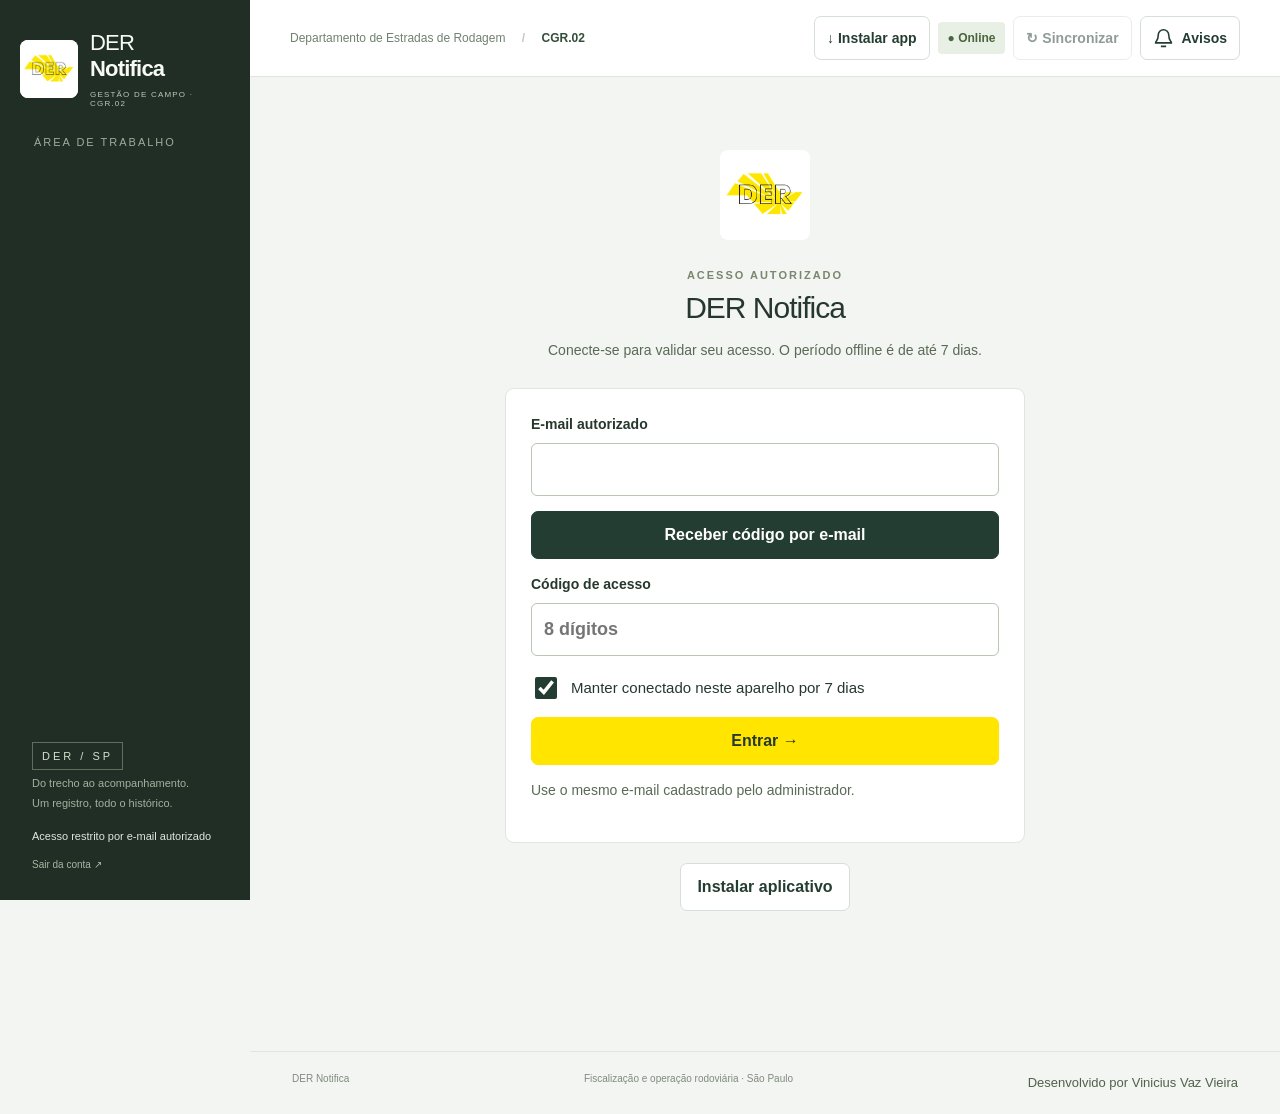
<file: index.html>
<!doctype html><html lang="pt-BR"><head><meta charset="utf-8"><meta name="viewport" content="width=device-width, initial-scale=1, viewport-fit=cover"><meta name="theme-color" content="#243d32"><title>DER Notifica</title><link rel="icon" href="./logo-der.jpg"><link rel="apple-touch-icon" sizes="180x180" href="./apple-touch-icon.png?v=14"><meta name="apple-mobile-web-app-capable" content="yes"><meta name="mobile-web-app-capable" content="yes"><meta name="apple-mobile-web-app-title" content="DER Notifica"><meta name="apple-mobile-web-app-status-bar-style" content="default"><link rel="manifest" href="./manifest.webmanifest"><link rel="stylesheet" href="./app.css?v=14"><link rel="stylesheet" href="./cco.css?v=14"><link rel="stylesheet" href="./accessibility.css?v=14"><script defer src="./vendor/pdf-lib.min.js"></script><script defer src="./vendor/exceljs.min.js"></script><script src="./config.js"></script><script defer src="./location.js?v=14"></script><script defer src="./documents.js?v=14"></script><script defer src="./app.js?v=14"></script></head><body>
<aside class="sidebar"><a class="brand" href="#home"><img src="./logo-der.jpg" alt="DER"><span>DER <strong>Notifica</strong><small>GESTÃO DE CAMPO · CGR.02</small></span></a><div class="nav-label">ÁREA DE TRABALHO</div><nav id="nav"></nav><div class="sidebar-bottom"><span class="seal">DER / SP</span><p>Do trecho ao acompanhamento.<br>Um registro, todo o histórico.</p><div id="identity">Verificando acesso…</div><a id="logout" href="#" target="_top">Sair da conta ↗</a></div></aside>
<div class="workspace"><header class="topbar"><span>Departamento de Estradas de Rodagem <b> / </b> <strong>CGR.02</strong></span><div class="top-actions"><span id="connection" class="badge">Conectando</span><button id="sync" class="small">↻ Sincronizar <span id="pending-count"></span></button></div></header><main id="main"><div class="loading">Preparando seu ambiente de campo…</div></main><footer>DER Notifica <span>Fiscalização e operação rodoviária · São Paulo</span><small class="developer-credit">Desenvolvido por Vinicius Vaz Vieira</small></footer></div>
<dialog id="modal"><div id="modal-body"></div><button id="close-modal" class="dialog-close" aria-label="Fechar janela">×</button></dialog><dialog id="signature-modal"><div class="signature-header"><div><span class="eyebrow">CIÊNCIA DO DOCUMENTO</span><h2>Assine com o dedo ou caneta</h2><p id="signature-caption"></p></div><button id="signature-close" aria-label="Voltar sem confirmar">×</button></div><div class="signature-paper"><canvas id="signature-canvas" aria-label="Área para desenhar a assinatura"></canvas><span class="signature-line">Assinatura do notificado</span></div><div class="signature-footer"><span>Use a tela na horizontal para ter mais espaço.</span><div><button id="signature-clear">Limpar</button><button id="signature-confirm" class="primary">Confirmar assinatura ✓</button></div></div></dialog><div id="toast" role="status" aria-live="polite"></div>
</body></html>
</file>
<file: app.css>
:root{font-family:Arial,Helvetica,sans-serif;color:#26382e;background:#f3f5f3;font-size:14px;--green:#243d32;--yellow:#ffe500;--muted:#748078;--line:#dfe5df}*{box-sizing:border-box}body{margin:0}button,input,select,textarea{font:inherit}button,a{ -webkit-tap-highlight-color:transparent}button{cursor:pointer;border:1px solid #d5ded7;background:#fff;color:var(--green);border-radius:7px;padding:11px 16px;font-weight:600;min-height:43px}button:hover{background:#eff3ee}button:disabled{opacity:.5;cursor:default}button.primary{background:var(--green);color:white;border-color:var(--green)}button.yellow{background:var(--yellow);border-color:var(--yellow);color:#25392f}.small{font-size:12px;padding:8px 12px;min-height:34px}a{color:inherit}input,select,textarea{width:100%;border:1px solid #d7dfd8;background:#fff;border-radius:6px;padding:12px;color:#26382e;min-height:45px}textarea{min-height:110px;resize:vertical}input:focus,select:focus,textarea:focus{outline:2px solid #a3b49f;outline-offset:2px}input[type=checkbox]{width:19px;min-height:19px;accent-color:var(--green)}label{font-size:12px;font-weight:600;display:flex;flex-direction:column;gap:8px}label.check{flex-direction:row;align-items:center;font-weight:400;font-size:14px}.sidebar{position:fixed;inset:0 auto 0 0;width:250px;background:#202e25;color:#f8faf7;padding:30px 20px;display:flex;flex-direction:column;z-index:10}.brand{display:flex;align-items:center;gap:12px;text-decoration:none;margin:0 0 42px}.brand img{width:58px;height:58px;object-fit:contain;border-radius:8px;background:white}.brand span{font-size:22px;font-weight:400;letter-spacing:-.8px}.brand strong{display:block}.brand small{display:block;font-size:8px;letter-spacing:1.2px;margin-top:8px;color:#bcc8ba}.nav-label{font-size:9px;letter-spacing:2px;color:#9cae9c;margin:0 14px 12px}nav button{display:flex;align-items:center;gap:12px;width:100%;border:0;text-align:left;background:transparent;color:#c9d3c8;border-radius:6px;font-size:13px;font-weight:400;padding:13px 14px;margin:4px 0}nav button.active{background:#ffe500;color:#25382b;font-weight:700}nav button:hover{background:#3d4e3c}nav button.active:hover{background:#ffe500}nav .nav-icon{font-size:19px;width:23px}.sidebar-bottom{margin-top:auto;padding:24px 12px 0}.seal{font-size:11px;letter-spacing:3px;border:1px solid #5d705d;padding:7px 9px;color:#d6dfcf}.sidebar-bottom p{font-size:11px;color:#a4b19f;line-height:1.8;margin:18px 0 25px}#identity{font-size:11px;color:#e1e7dc;line-height:1.7;overflow-wrap:anywhere}#logout{display:block;font-size:10px;margin-top:13px;color:#a7b7a3;text-decoration:none}.workspace{margin-left:250px}.topbar{height:77px;display:flex;align-items:center;justify-content:space-between;gap:15px;padding:0 40px;background:white;border-bottom:1px solid var(--line);font-size:11px;color:#718071}.topbar b{margin:0 13px;color:#bfc7bf}.topbar strong{font-size:11px;color:#344f39}.top-actions{display:flex;gap:12px;align-items:center}.badge{display:inline-flex;padding:6px 9px;border-radius:4px;background:#e8efe5;color:#49653d;font-size:10px;font-weight:700;line-height:1.5}.badge.warn{background:#fff1c6;color:#7d6208}.badge.danger{background:#fae5df;color:#a33c2a}main{max-width:1450px;margin:auto;padding:38px 42px 60px;min-height:calc(100vh - 140px)}footer{display:flex;justify-content:space-between;padding:21px 42px;border-top:1px solid var(--line);color:#7f8b7c;font-size:10px}h1{font-size:30px;letter-spacing:-1px;font-weight:500;margin:10px 0 12px}h2{font-size:19px;letter-spacing:-.4px;margin:0 0 12px}h3{font-size:15px;margin:0 0 10px}p{line-height:1.7}.eyebrow{font-size:9px;letter-spacing:2px;color:#7a876c;font-weight:700}.muted{color:var(--muted);font-size:12px;line-height:1.7}.page-head{display:flex;justify-content:space-between;gap:20px;align-items:center;margin-bottom:30px}.page-head p{margin:0;color:#778173;font-size:12px}.hero{background:var(--green);color:#fff;border-radius:11px;min-height:205px;padding:32px 34px;position:relative;overflow:hidden;display:flex;align-items:center;justify-content:space-between}.hero:after{content:'';position:absolute;right:80px;bottom:-60px;width:210px;height:320px;border:1px solid #ffffff16;transform:rotate(27deg);border-radius:70px;box-shadow:0 0 0 40px #ffffff05,0 0 0 80px #ffffff04;pointer-events:none}.hero h2{font-size:27px;font-weight:400;line-height:1.3;max-width:460px}.hero p{color:#c2d0bf;font-size:12px;max-width:470px}.hero .eyebrow{color:#ffe500}.hero >div,.hero button{position:relative;z-index:1}.stats{display:grid;grid-template-columns:repeat(4,1fr);gap:15px;margin:22px 0 30px}.stat{padding:22px;background:white;border:1px solid var(--line);border-radius:8px}.stat .num{font-size:30px;display:block;margin:11px 0;color:#2a4735;letter-spacing:-1px}.stat .label{font-size:10px;color:#7c8878}.stat small{font-size:10px;color:#89917f}.section-head{display:flex;justify-content:space-between;align-items:center;margin:28px 0 16px}.section-head h2{margin:0}.actions{display:flex;gap:10px;flex-wrap:wrap}.cards{display:grid;grid-template-columns:repeat(3,1fr);gap:17px}.action-card{border:1px solid var(--line);border-radius:8px;background:white;padding:23px;display:flex;flex-direction:column;align-items:flex-start;min-height:196px}.action-card .symbol{width:37px;height:37px;background:#eef2e9;display:grid;place-items:center;border-radius:7px;margin-bottom:20px;font-size:20px}.action-card p{font-size:12px;color:#7b8476;margin:0 0 20px}.action-card button{margin-top:auto;border:0;padding:0;min-height:25px;font-size:11px}.panel{background:white;border:1px solid var(--line);border-radius:9px;padding:25px;margin-bottom:20px}.panel-head{padding-bottom:18px;margin-bottom:23px;border-bottom:1px solid #edf0ea;display:flex;gap:13px;align-items:center}.panel-head .step-no{height:28px;width:28px;border:1px solid #c7d3c2;border-radius:50%;display:grid;place-items:center;font-size:10px}.panel-head h2{margin:0;font-size:16px}.form-grid{display:grid;grid-template-columns:repeat(2,minmax(0,1fr));gap:20px}.form-grid .full{grid-column:1/-1}.form-grid.three{grid-template-columns:repeat(3,minmax(0,1fr))}.notice{padding:14px 17px;border-left:3px solid #e6c400;background:#fffbe9;color:#77652b;font-size:12px;line-height:1.7;margin:18px 0}.notice.good{background:#edf4e9;border-color:#6a8856;color:#516347}.empty{padding:42px 20px;text-align:center;border:1px dashed #d8dfd2;border-radius:7px;color:#7e8976;font-size:12px}.empty strong{display:block;color:#3f563c;font-size:15px;margin-bottom:8px}.form-footer{display:flex;justify-content:space-between;gap:12px;align-items:center;position:sticky;bottom:0;background:#f3f5f3f5;border-top:1px solid #d8dfd4;padding:17px 0;z-index:3}.steps{display:flex;gap:0;margin:0 0 28px;padding:0;list-style:none}.steps li{flex:1;border-bottom:3px solid #e0e6dc;padding:10px 5px;font-size:10px;color:#84917d}.steps li.active{border-color:#647a4d;color:#314c34;font-weight:bold}.steps li span{margin-right:6px}.preview-images{display:flex;gap:12px;flex-wrap:wrap;margin-top:15px}.photo{width:110px;position:relative}.photo img{width:110px;height:85px;object-fit:cover;border-radius:5px;border:1px solid #dbe3d8}.photo button{position:absolute;right:3px;top:3px;border:0;padding:0;width:23px;min-height:23px;background:white}.photo small{font-size:9px;display:block;overflow:hidden;text-overflow:ellipsis;white-space:nowrap}.signature-preview{height:130px;max-width:100%;border:1px solid #e4e8df;background:white}.filters{display:grid;grid-template-columns:minmax(180px,2fr) repeat(3,minmax(100px,1fr));gap:12px;margin-bottom:20px}.filters label{font-size:10px}.filters input,.filters select{min-height:37px;padding:8px;font-size:12px}.table-wrap{overflow-x:auto}table{border-collapse:collapse;width:100%;font-size:11px;text-align:left}th{font-size:9px;letter-spacing:.5px;text-transform:uppercase;color:#89917f;background:#f7f9f5;padding:13px 12px;border-bottom:1px solid #e2e8dc}td{padding:17px 12px;border-bottom:1px solid #edf0e8;vertical-align:middle}td strong{font-size:11px;display:block;color:#334c35}td small{color:#86917d;display:block;margin-top:6px}tr[data-id]{cursor:pointer}tr[data-id]:hover{background:#f8faf4}.board{display:grid;grid-template-columns:repeat(4,minmax(0,1fr));gap:15px}.column{background:#e9eee6;border-radius:7px;padding:12px;min-height:320px}.column h3{font-size:11px;padding:5px 3px 15px}.alert-card{background:white;border:1px solid #dce4d6;border-radius:6px;padding:15px;margin-bottom:12px;cursor:pointer}.alert-card p{font-size:11px;color:#7b8773}.alert-card h4{font-size:13px;margin:10px 0}.permissions{display:grid;grid-template-columns:repeat(3,1fr);gap:16px}.permission{background:#f7f9f4;padding:14px;border-radius:6px}.permission small{display:block;font-size:10px;margin-left:27px;color:#86927d;margin-top:7px}.users{display:grid;gap:12px}.user-row{display:flex;justify-content:space-between;gap:15px;border-bottom:1px solid #e7ede0;padding:15px 0}.user-row p{margin:5px 0;font-size:11px;color:#7c8775}dialog{border:1px solid #d5dfd0;border-radius:12px;color:#26382e;background:#fff;padding:30px;width:min(900px,94vw);max-height:92dvh;overflow:auto;box-shadow:0 30px 100px #15200f40}dialog::backdrop{background:#162319b3;backdrop-filter:blur(3px)}.dialog-close{position:absolute;right:14px;top:10px;border:0;font-size:24px;background:transparent;padding:3px 10px}.detail-grid{display:grid;grid-template-columns:1fr 1fr;gap:18px;padding:20px 0}.detail-grid small{display:block;font-size:10px;color:#8a967f;margin-bottom:7px}.detail-grid strong{font-size:13px}.timeline{border-left:1px solid #ccd9c3;padding-left:20px}.timeline div{margin:18px 0}.timeline strong{font-size:12px}.timeline p{font-size:11px;color:#7c8974;margin:5px 0}.doc-preview{border:1px solid #dbe3d6;background:#fafbf9;padding:25px;line-height:1.8;font-size:12px;max-height:50vh;overflow:auto;margin:18px 0}.doc-preview h3{text-align:center}.signature-header{display:flex;justify-content:space-between;gap:15px;margin-bottom:20px}.signature-header button{font-size:25px;min-height:34px;border:0;background:transparent;padding:0 10px}.signature-header p{font-size:12px;color:#7a8772;margin:5px 0}.signature-header h2{font-size:23px;margin:9px 0}.signature-paper{position:relative;background:#fff;border:1px solid #cdd9c3;border-radius:8px;overflow:hidden;height:min(46dvh,350px)}#signature-canvas{display:block;width:100%;height:100%;touch-action:none;cursor:crosshair}.signature-line{position:absolute;left:7%;right:7%;bottom:23px;border-top:1px solid #cad5c0;padding-top:9px;font-size:11px;color:#9aa58d;pointer-events:none;text-align:center}.signature-footer{display:flex;justify-content:space-between;gap:15px;align-items:center;margin-top:20px;font-size:11px;color:#7f8c73}.signature-footer>div{display:flex;gap:10px}#signature-modal{width:min(1100px,96vw)}#toast{position:fixed;bottom:25px;left:calc(50% + 125px);transform:translateX(-50%);background:#213d2c;color:white;padding:14px 20px;box-shadow:0 5px 25px #0002;border-radius:8px;z-index:100;max-width:90vw;font-size:12px;display:none}.loading{padding:80px 20px;text-align:center;color:#7b8773}.access{max-width:520px;margin:80px auto;text-align:center}.access img{width:90px;border-radius:8px}.access a{display:inline-block;text-decoration:none;margin-top:20px}.note-label{font-size:10px;color:#87927c}.success-icon{width:60px;height:60px;display:grid;place-items:center;border-radius:50%;background:#edf3e5;font-size:30px;color:#5a7643;margin:0 auto 20px}.success{text-align:center;max-width:680px;margin:45px auto}.success .actions{justify-content:center}.success h1{font-size:28px}.draft-row{padding:17px 0;border-bottom:1px solid #e4ebdf;display:flex;align-items:center;justify-content:space-between;gap:20px}.draft-row strong{font-size:12px}.draft-row p{font-size:11px;color:#7c8974}.legend{display:flex;gap:18px;font-size:10px;color:#87917f;margin-bottom:15px}.help-grid{display:grid;grid-template-columns:1fr 1fr;gap:18px}.help-grid p{font-size:12px;color:#75826d}
@media(min-width:1600px){main{padding-top:50px}.hero{min-height:240px}}@media(max-width:1100px){.sidebar{width:215px;padding:25px 15px}.workspace{margin-left:215px}.topbar{padding:0 25px}.topbar>span{max-width:220px;line-height:1.7}main{padding:28px 25px}.cards{gap:12px}.action-card{padding:20px}.board{grid-template-columns:1fr 1fr}.permissions{grid-template-columns:1fr 1fr}#toast{left:calc(50% + 107px)}}
@media(max-width:760px){.sidebar{position:relative;width:100%;height:auto;padding:16px 18px}.brand{margin:0}.brand img{width:42px;height:42px}.brand span{font-size:18px}.brand strong{display:inline}.brand small{font-size:7px;margin-top:5px}.nav-label,.sidebar-bottom{display:none}nav{display:flex;overflow:auto;gap:6px;margin-top:16px}nav button{white-space:nowrap;min-width:max-content;padding:9px 12px;font-size:11px;margin:0}nav .nav-icon{font-size:16px;width:auto}.workspace{margin-left:0}.topbar{height:auto;min-height:60px;padding:12px 18px}.topbar>span{font-size:9px;max-width:160px}.topbar b{margin:0 5px}.topbar strong{font-size:9px}.top-actions{gap:7px}.top-actions button{font-size:10px;padding:7px}.badge{font-size:9px}main{padding:25px 18px 40px}.page-head{align-items:flex-start;margin-bottom:22px}.page-head h1{font-size:27px}.page-head p{font-size:11px}.page-head button{font-size:11px;padding:10px}.hero{padding:25px;display:block}.hero h2{font-size:24px}.hero button{margin-top:10px}.stats{grid-template-columns:1fr 1fr;gap:10px}.stat{padding:17px}.stat .num{font-size:27px}.cards{grid-template-columns:1fr}.action-card{min-height:0;display:grid;grid-template-columns:45px 1fr;column-gap:13px;padding:19px}.action-card .symbol{grid-row:1/4;margin:0}.action-card p{margin-bottom:10px}.action-card button{justify-self:start}.form-grid,.form-grid.three{grid-template-columns:1fr}.panel{padding:20px 17px}.filters{grid-template-columns:1fr 1fr}.filters label:first-child{grid-column:1/-1}.steps li{font-size:9px}.steps li span{display:block;margin-bottom:6px}.form-footer{align-items:flex-start}.form-footer .actions{justify-content:flex-end}.form-footer .muted{font-size:10px;max-width:130px}.form-footer button{font-size:11px;padding:10px}.board{grid-template-columns:1fr}.column{min-height:100px}.permissions{grid-template-columns:1fr}.signature-header h2{font-size:18px}.signature-footer{flex-direction:column;align-items:stretch}.signature-footer>div{justify-content:space-between}.signature-footer button{font-size:12px;padding:12px}dialog{padding:25px 18px}#toast{left:50%;width:max-content;max-width:90vw}footer{padding:20px 18px;font-size:9px}footer span{max-width:170px;text-align:right}.help-grid{grid-template-columns:1fr}.detail-grid{gap:15px}.detail-grid strong{font-size:12px}}
@media print{.sidebar,.topbar,footer,.actions,.dialog-close,#toast{display:none!important}.workspace{margin:0}main{padding:0}dialog{position:absolute;inset:0;width:100%;max-height:none;border:0;box-shadow:none}dialog::backdrop{background:white}body{background:white}}
</file>
<file: cco.css>
.cco-command{background:#233b30;border-radius:9px;padding:27px 30px;display:flex;justify-content:space-between;color:white;position:relative;overflow:hidden}.cco-command:after{content:'';position:absolute;right:240px;top:-130px;width:220px;height:420px;border:1px solid #ffffff12;transform:rotate(30deg);border-radius:50%;box-shadow:0 0 0 40px #ffffff05}.cco-command .eyebrow{color:#d0ddc3;font-size:9px}.cco-command h2{font-size:25px;font-weight:400;margin:15px 0 7px}.cco-command p{font-size:11px;color:#b4c7ac;margin:0}.live-dot{width:7px;height:7px;display:inline-block;background:#ffe500;border-radius:50%;margin-right:9px;box-shadow:0 0 0 4px #ffe50016}.cco-clock{text-align:right;position:relative;z-index:1}.cco-clock strong{display:block;font-size:43px;font-weight:400;letter-spacing:-2px}.cco-clock span{font-size:8px;letter-spacing:2px;display:block;margin-top:8px;color:#d0dcc4}.cco-clock small{display:block;font-size:9px;color:#92a88c;margin-top:17px}.cco-stats{margin:18px 0}.cco-stats .stat{padding:18px 20px}.cco-stats .stat:first-child{border-top:3px solid #d9bc00}.cco-stats .stat:nth-child(2){border-top:3px solid #c96549}.cco-stats .num{font-size:28px;margin:10px 0}.cco-toolbar{display:flex;justify-content:space-between;gap:15px;align-items:flex-end;padding:4px 0 24px}.cco-toolbar label{font-size:9px;min-width:155px}.cco-toolbar select{font-size:11px;min-height:36px;padding:8px}.cco-pulse{font-size:9px;color:#7e8f70;display:flex;align-items:center;gap:12px}.board{align-items:start;gap:13px}.column{padding:10px;background:#e9ede5;min-height:400px}.column-title{display:flex;align-items:center;justify-content:space-between;border-bottom:1px solid #d9e2d1;padding:9px 3px 16px;margin-bottom:13px}.column-title h3{font-size:10px;margin:0;padding:0}.column-title>span{font-size:10px;padding:3px 7px;background:white;border-radius:4px}.column-dot{width:6px;height:6px;display:inline-block;border-radius:50%;background:#b9a000;margin-right:6px}.cco-col-1 .column-dot{background:#668ca6}.cco-col-2 .column-dot{background:#5e7f44}.cco-col-3 .column-dot{background:#9ba993}.alert-card{padding:12px;cursor:default;box-shadow:0 2px 3px #293d2010;border-color:#dbe3d3}.alert-card [data-id]{cursor:pointer}.risk-imediato{border-top:3px solid #b94937}.risk-alto{border-top:3px solid #cf754a}.card-risk{display:flex;align-items:center;justify-content:space-between;margin-bottom:12px}.elapsed{font-size:9px;color:#8b957f}.cco-photo{width:100%;height:110px;object-fit:cover;border-radius:4px;margin-bottom:13px}.cco-no-photo{height:70px;display:grid;place-items:center;background:repeating-linear-gradient(135deg,#f5f7f1,#f5f7f1 6px,#f0f3ea 6px,#f0f3ea 7px);font-size:8px;letter-spacing:1.5px;color:#a0ac91;margin-bottom:13px;border-radius:4px}.road-label{font-size:17px;font-weight:bold;letter-spacing:-.5px;color:#29482f}.road-label span{font-size:8px;font-weight:normal;letter-spacing:1px;margin:0 4px;color:#8c997e}.road-direction{font-size:9px;color:#87967b;margin:6px 0 17px}.alert-card h4{font-size:12px;margin:0 0 6px}.alert-card p{font-size:10px;line-height:1.7;margin:0 0 14px}.cco-author{padding:12px 0;border-top:1px solid #edf1e7;display:flex;flex-direction:column;gap:6px}.cco-author strong{font-size:10px}.cco-author a,.cco-author span{font-size:10px;color:#7d8c70;text-decoration:none}.cco-ack{width:100%;font-size:10px;margin-top:6px;min-height:35px;padding:9px}.maps-button{display:block;text-align:center;text-decoration:none;font-size:10px;padding:9px;border:1px solid #d6dfcf;border-radius:5px;margin:6px 0;color:#48663c}.column-empty{padding:40px 10px;text-align:center;font-size:10px;color:#9aa58c}.monitor .sidebar,.monitor .topbar,.monitor footer{display:none}.monitor .workspace{margin:0}.monitor main{max-width:none;padding:25px 30px}.monitor #toast{left:50%}.monitor .board{grid-template-columns:repeat(4,minmax(0,1fr))}.monitor .cco-photo{height:160px}.monitor .road-label{font-size:23px}.monitor .column-title h3{font-size:12px}.monitor .alert-card h4{font-size:15px}.monitor .alert-card p{font-size:12px}.monitor .cco-author strong,.monitor .cco-author a{font-size:12px}@media(min-width:1500px){.cco-photo{height:145px}.alert-card{padding:15px}.road-label{font-size:21px}.alert-card p{font-size:11px}}@media(max-width:760px){.cco-command{padding:23px 20px}.cco-command h2{font-size:20px}.cco-command p{max-width:190px}.cco-clock strong{font-size:30px}.cco-clock span{font-size:6px;letter-spacing:1px}.cco-clock small{font-size:8px}.cco-toolbar{flex-direction:column;align-items:stretch}.cco-toolbar .actions{flex-wrap:nowrap}.cco-toolbar label{min-width:0;flex:1}.cco-toolbar .cco-pulse{justify-content:space-between}.cco-photo{height:180px}.monitor .board{grid-template-columns:1fr}.cco-stats .stat{padding:15px}.column{min-height:120px}}
.cco-only .sidebar{display:none}.cco-only .workspace{margin-left:0}.cco-only main{max-width:1700px;padding:30px 40px}.cco-only .topbar{height:75px;background:#fff;padding:0 40px}.cco-only #sync{display:none}.cco-brand{display:flex;align-items:center;gap:16px;max-width:none!important}.cco-brand img{width:49px;height:49px;object-fit:contain}.cco-brand strong{letter-spacing:1px;font-size:12px}.cco-brand small{font-size:9px;color:#8d9981;border-left:1px solid #e1e7d9;padding-left:16px}.cco-only #toast{left:50%}.cco-only .board{grid-template-columns:repeat(4,minmax(0,1fr))}.cco-only .cco-photo{height:145px}.cco-only .column-title h3{font-size:11px}.cco-only .road-label{font-size:22px}.cco-only .alert-card{padding:16px}.cco-only .alert-card p{font-size:11px}.cco-only .cco-author a{font-size:12px}.cco-only .cco-ack{font-size:12px;min-height:40px}.cco-only .cco-toolbar select{min-width:200px}.cco-only .page-head{margin-bottom:24px}@media(max-width:1000px){.cco-only .board{grid-template-columns:1fr 1fr}}@media(max-width:650px){.cco-only main{padding:25px 16px}.cco-only .topbar{padding:0 16px}.cco-brand small{display:none}.cco-brand strong{font-size:10px}.cco-brand img{width:40px}.cco-only .board{grid-template-columns:1fr}.cco-only .cco-toolbar select{min-width:0}.cco-only .page-head{display:block}.cco-only .page-head .actions{margin-top:18px}}
</file>
<file: accessibility.css>
:root{font-size:16px;--muted:#596a55}button{min-height:48px;font-size:15px}input,select,textarea{font-size:16px;min-height:50px;border-color:#b8c6b3}label{font-size:14px;line-height:1.5}label.check{font-size:15px;gap:11px}input[type=checkbox]{width:22px;min-height:22px}.muted{font-size:14px;color:#596a55}.page-head p,.hero p,.action-card p{font-size:14px;line-height:1.7}.eyebrow{font-size:11px}.badge{font-size:12px;padding:7px 10px}.small{font-size:14px;min-height:44px}nav button{font-size:15px;min-height:50px}.nav-label{font-size:11px}.action-card button{font-size:15px;min-height:44px}.stat .label,.stat small{font-size:12px;color:#5c6d54}.stat{min-height:145px}.filters label,.cco-toolbar label{font-size:13px}.filters input,.filters select,.cco-toolbar select{font-size:15px;min-height:46px}table{font-size:14px}th{font-size:12px}td strong{font-size:14px}td small{font-size:12px;color:#63755a}.notice{font-size:14px}.steps li{font-size:13px}.form-footer .muted{font-size:13px}.dialog-close{width:48px;height:48px;min-height:48px;font-size:28px}.signature-header h2{font-size:24px}.signature-header p,.signature-footer{font-size:14px}.signature-footer button{font-size:16px;min-height:50px}.signature-header button{min-width:48px;min-height:48px}.signature-line{font-size:13px}.photo button{width:40px;min-height:40px;font-size:22px}.photo small{font-size:12px}.agent-signature{margin-top:24px;padding-top:24px;border-top:1px solid #d9e2d3}.agent-signature label{margin-bottom:16px}.agent-signature .signature-preview{display:block;margin-bottom:12px}.detail-grid small{font-size:12px;color:#63755a}.detail-grid strong{font-size:15px}.timeline strong{font-size:15px}.timeline p{font-size:13px}.permissions{gap:12px}.permission{padding:16px}.user-row p,.help-grid p{font-size:14px}.doc-preview{font-size:14px}.cco-clock small{font-size:11px}.cco-command p{font-size:14px}.cco-pulse{font-size:12px}.column-title h3,.cco-only .column-title h3{font-size:14px}.column-title>span{font-size:13px}.column-empty{font-size:13px}.elapsed{font-size:12px}.road-label,.cco-only .road-label{font-size:24px}.road-direction{font-size:13px;color:#63755a}.alert-card h4,.cco-only .alert-card h4{font-size:16px}.alert-card p,.cco-only .alert-card p{font-size:14px}.cco-author strong,.cco-author a,.cco-only .cco-author a{font-size:14px}.cco-ack,.cco-only .cco-ack{font-size:14px;min-height:48px}.maps-button{font-size:14px;min-height:44px;padding:12px}.cco-author a{padding:6px 0}.topbar{font-size:12px}.topbar strong{font-size:12px}.top-actions{gap:8px}.empty{font-size:14px}.empty strong{font-size:17px}.access{margin-top:35px}.access h1{font-size:30px}.access .panel{padding:25px}.access button{font-size:16px}.access input{font-size:18px}button:focus-visible,a:focus-visible{outline:3px solid #315e3d;outline-offset:3px}button.primary:focus-visible{outline-color:#a0b946}#menu-toggle,.menu-close,.menu-overlay,.drawer-install{display:none}.cards{grid-template-columns:repeat(2,minmax(0,1fr))}
@media(max-width:1100px){.topbar>span{max-width:none}.board{grid-template-columns:1fr 1fr}}
@media(max-width:960px){body.menu-open{overflow:hidden}.sidebar{position:fixed;inset:0 auto 0 0;width:min(320px,88vw);height:100dvh;z-index:35;transform:translateX(-105%);transition:transform .2s ease;padding:28px 22px;display:flex;flex-direction:column;box-shadow:8px 0 40px #15231233}.menu-open .sidebar{transform:translateX(0)}.sidebar .brand{margin:24px 0 32px;gap:12px}.sidebar .brand img{width:58px;height:58px}.sidebar .brand span{font-size:22px}.sidebar .brand strong{display:block}.sidebar .brand small{font-size:9px}.sidebar .nav-label{display:block;margin-left:12px}.sidebar nav{display:flex;flex-direction:column;overflow:auto;gap:4px;margin:0}.sidebar nav button{width:100%;min-width:0;white-space:normal;text-align:left;padding:13px 14px;font-size:16px;min-height:50px}.sidebar .nav-icon{width:24px;font-size:21px}.sidebar-bottom{display:block;margin-top:auto;padding:22px 10px 0}.sidebar-bottom .seal,.sidebar-bottom>p{display:none}#identity{font-size:13px;line-height:1.6}#logout{font-size:14px;padding:10px 0}.workspace{margin-left:0}.topbar{padding:12px 18px;min-height:72px;height:auto;position:sticky;top:0;z-index:8;display:grid;grid-template-columns:auto minmax(0,1fr) auto;gap:12px}.top-actions{gap:6px}.top-actions button{font-size:13px;padding:8px 10px}.top-actions .badge{font-size:11px}.top-actions>button:first-child:not(#sync){display:none}body:not(.cco-only) .topbar>span{font-size:0;max-width:none;line-height:1.3}body:not(.cco-only) .topbar>span b,body:not(.cco-only) .topbar>span strong{display:none}body:not(.cco-only) .topbar>span:before{content:'DER Notifica';font-size:16px;color:#263e30;font-weight:700;display:block}body:not(.cco-only) .topbar>span:after{content:'CGR.02';font-size:11px;color:#63755a;display:block;margin-top:4px}#menu-toggle{display:flex;flex-direction:column;align-items:center;justify-content:center;gap:2px;font-size:23px;background:white;border:1px solid #d5dfce;width:52px;min-height:50px;padding:4px}#menu-toggle span{font-size:10px}.menu-close{display:block;position:absolute;right:15px;top:10px;border:0;color:#fff;background:transparent;font-size:32px;width:48px;height:48px}.drawer-install{display:block;width:100%;background:#ffe500;color:#243d32;border:0;font-size:15px;margin-top:8px}.menu-overlay{display:none;position:fixed;inset:0;border:0;border-radius:0;background:#10261a99;z-index:30}.menu-open .menu-overlay{display:block}.cco-only .sidebar{display:none}.cco-only .topbar{display:flex}.cco-only .topbar>span{font-size:12px}.cco-only .top-actions>button{display:block!important}.form-grid{gap:20px}}
@media(max-width:760px){main{padding:25px 18px 40px}.page-head h1{font-size:28px;line-height:1.25}.page-head p{font-size:14px}.page-head button{font-size:14px;min-height:48px}.hero{padding:25px}.hero h2{font-size:27px}.hero p{font-size:15px}.hero button{font-size:16px;min-height:50px}.cards{grid-template-columns:1fr}.action-card h3{font-size:18px}.action-card p{font-size:15px}.action-card button{font-size:15px;min-height:44px}.action-card{padding:22px;grid-template-columns:42px 1fr}.stat{padding:18px;min-height:140px}.stat .label,.stat small{font-size:12px}.stat .num{font-size:30px}.panel-head h2{font-size:18px}.panel-head .step-no{font-size:12px;width:32px;height:32px}.steps li{font-size:12px;padding:10px 4px;line-height:1.4}.form-footer{gap:10px;flex-wrap:wrap;padding:14px 0}.form-footer .muted{font-size:12px;max-width:none;width:100%}.form-footer .actions{width:100%;display:grid;grid-template-columns:auto 1fr}.form-footer button{font-size:16px;min-height:52px;padding:12px 16px}.form-grid label{font-size:15px}.form-grid input,.form-grid select,.form-grid textarea{font-size:17px;min-height:52px}.filters input,.filters select{font-size:16px}.signature-header h2{font-size:22px}.signature-footer{font-size:13px}.signature-footer button{font-size:16px}.signature-paper{height:min(43dvh,350px)}dialog{padding:28px 18px}.detail-grid strong{font-size:15px}.detail-grid small{font-size:12px}.photo small{font-size:12px}.actions button{font-size:15px;min-height:48px}.board,.cco-only .board{grid-template-columns:1fr}.cco-command h2{font-size:23px}.cco-clock strong{font-size:32px}.cco-command p{font-size:13px}.cco-toolbar select{font-size:16px}.cco-toolbar label{font-size:13px}.cco-clock span{font-size:8px}.cco-clock small{font-size:10px}.cco-pulse{font-size:12px}.legend{font-size:12px}.column{min-height:120px}.column-title h3{font-size:15px}.alert-card .badge{font-size:13px}.road-direction{font-size:14px}.alert-card h4{font-size:18px}.alert-card p{font-size:15px}.cco-author strong,.cco-author a{font-size:15px}.help-grid p,.user-row p{font-size:15px}.permission .check{font-size:16px}#toast{font-size:15px;line-height:1.5;padding:16px 20px}.sidebar-bottom{padding-top:18px}.brand small{font-size:9px}.note-label{font-size:12px}footer{font-size:11px;line-height:1.6}.topbar .badge{padding:6px}.notice{font-size:15px}.doc-preview{font-size:15px}}
@media(prefers-reduced-motion:reduce){.sidebar{transition:none}}
#notice-bell{display:inline-flex;align-items:center;justify-content:center;gap:8px;min-width:48px}#notice-count{background:#ffe500;color:#253d32;border-radius:20px;min-width:23px;height:23px;display:inline-grid;place-items:center;font-size:12px}#notice-count:empty{display:none}.notice-list{display:grid;gap:12px;margin-top:22px}.notice-item{display:flex;flex-direction:column;align-items:flex-start;text-align:left;width:100%;gap:9px;padding:18px 20px;border:1px solid #d5dfce;border-left:4px solid #d5dfce;border-radius:8px;min-height:110px}.notice-item.unread{border-left-color:#d2b900;background:#fafcf7}.notice-item strong{font-size:16px}.notice-item span{font-size:14px;line-height:1.6;font-weight:400}.notice-item small{font-size:12px;font-weight:400;color:#5e7155}.gps-review{border:1px solid #d6e0cf;border-radius:8px;padding:20px;margin:20px 0}.gps-review h3{font-size:18px}.gps-review .maps-button{display:inline-block;margin-left:10px}.preview-images{align-items:flex-start}.photo{width:190px}.photo img{width:100%;height:135px}.photo-caption-label{font-size:13px;margin-top:9px}.photo-caption-label input{font-size:14px;min-height:44px;padding:10px}.signature-preview{max-width:100%;object-fit:contain}.cco-only #sync{display:none!important}@media(max-width:960px){#notice-bell span{display:none}#notice-bell{width:46px;min-height:46px;padding:6px;position:relative}#notice-count{position:absolute;right:-5px;top:-5px;height:19px;min-width:19px;font-size:11px}#sync{font-size:0;width:46px;min-height:46px;padding:3px;position:relative}#sync:before{content:'↻';font-size:25px}#sync #pending-count{position:absolute;right:-3px;top:-5px;font-size:11px;background:#fff4a9;color:#304d2b;border-radius:12px}.topbar .top-actions{gap:5px}.topbar .badge{font-size:11px}.topbar{gap:10px}.photo{width:calc(50% - 6px);max-width:190px}.photo-caption-label input{font-size:16px}.gps-review .maps-button{display:block;margin:12px 0 0}.signature-footer>div{display:grid;grid-template-columns:auto 1fr;gap:10px}.signature-footer button{padding:12px}.notice-item{min-height:120px}.sidebar nav{min-height:0}.cco-only .top-actions button:first-child{font-size:13px;min-height:44px}}
footer{flex-wrap:wrap;gap:12px}footer .developer-credit{font-size:13px;line-height:1.6;color:#506148;font-weight:500}@media(max-width:960px){footer{display:flex;flex-direction:column;align-items:flex-start}footer .developer-credit{font-size:13px}}
main[aria-busy="true"]:before{content:"Atualizando…";position:fixed;top:78px;right:20px;padding:8px 14px;background:#fff4aa;color:#263e30;font-size:13px;border-radius:6px;z-index:12;box-shadow:0 2px 10px #233b3015}
.deletion-controls{border-top:1px solid #d8e1d0;margin-top:28px;padding-top:22px}.deletion-controls h3{font-size:19px}.danger-outline{border:1px solid #ae403b;color:#98332f;background:#fff5f3}.deletion-controls small{font-size:13px}.deletion-controls .notice{margin:14px 0}
.closed-summary{padding:0 3px 14px}.closed-summary p{font-size:13px;color:#596a55}.closed-summary button{width:100%;font-size:14px;min-height:46px}.closed-list{display:grid;gap:12px;margin:18px 0}.closed-result{display:flex;flex-direction:column;align-items:flex-start;text-align:left;gap:9px;padding:18px;width:100%;background:white;border:1px solid #d5dfce}.closed-result strong{font-size:17px}.closed-result span{font-size:14px;font-weight:400}.closed-result small{font-size:13px;color:#596a55;font-weight:400}
.sidebar .brand{flex-shrink:0}.sidebar nav{flex:1;min-height:0;overflow-y:auto;overscroll-behavior:contain}.sidebar-bottom{flex-shrink:0}@media(min-width:961px){.sidebar .brand{margin-bottom:28px}.sidebar-bottom>p{margin:10px 0 14px}.sidebar-bottom{padding-top:16px}}
.sidebar nav{scrollbar-width:none;-ms-overflow-style:none}.sidebar nav::-webkit-scrollbar{display:none;width:0;height:0}
</file>
